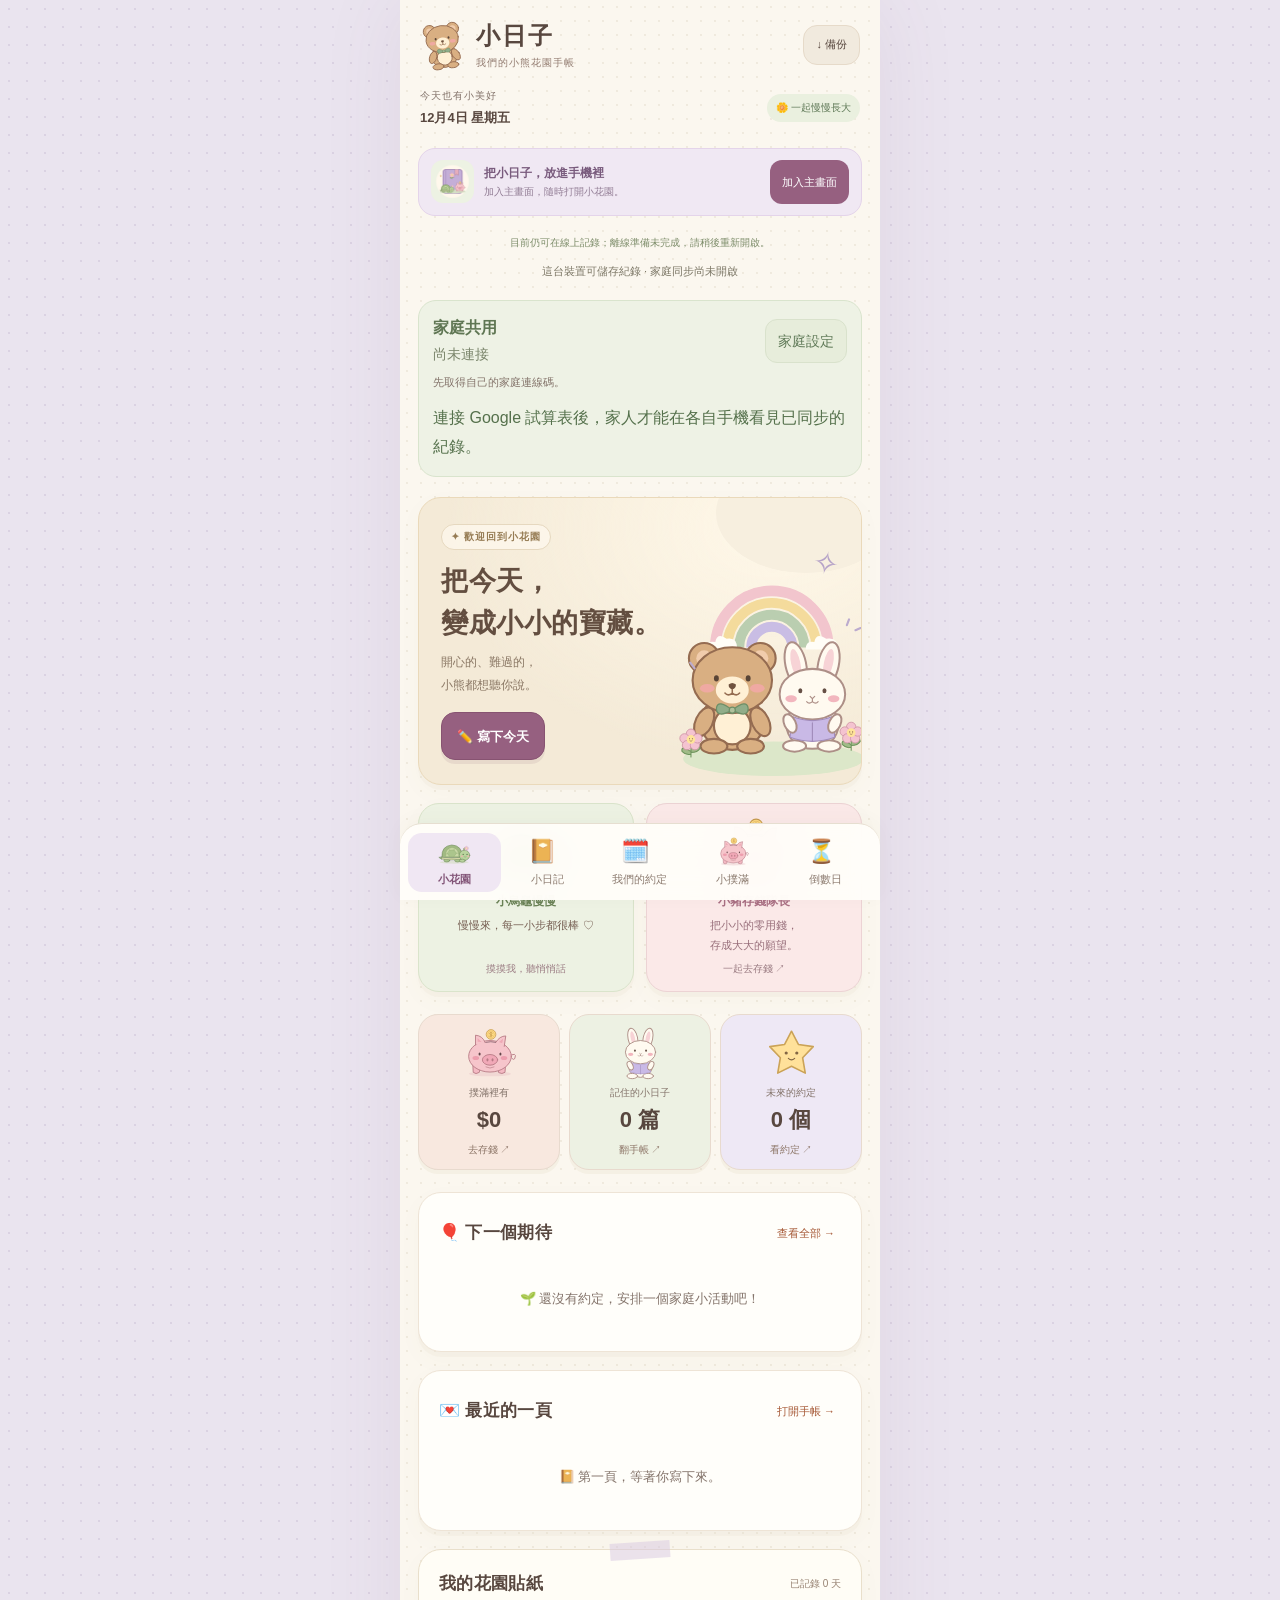
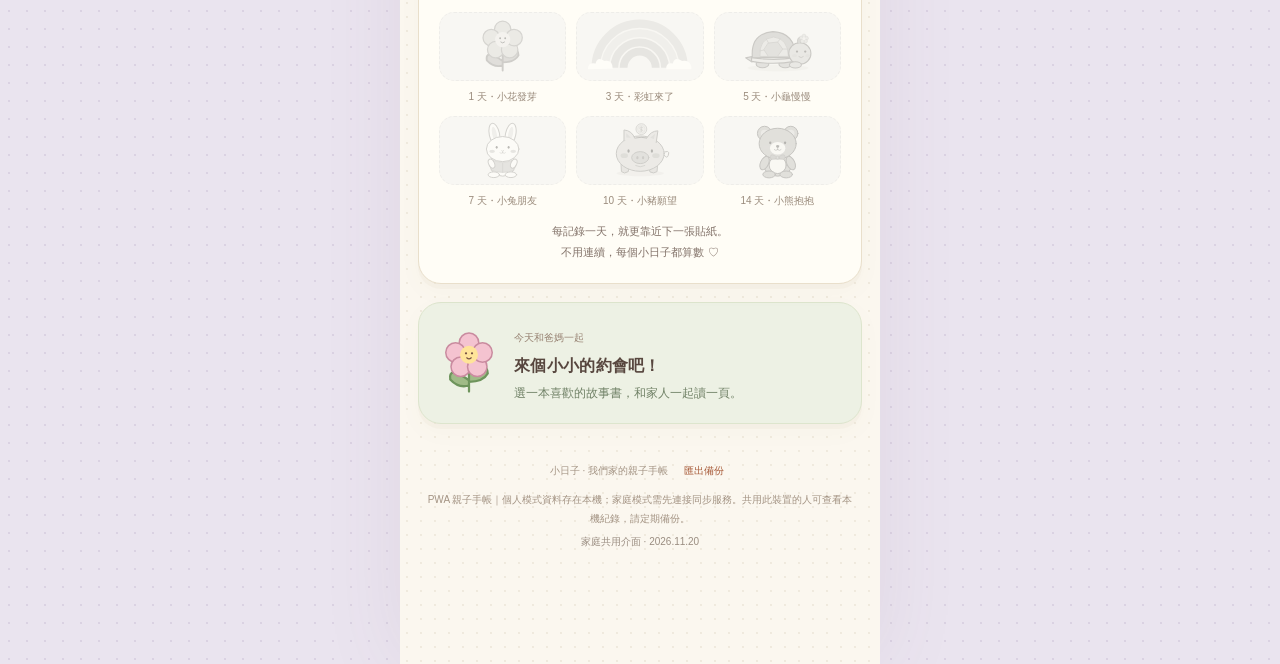
<file: index.html>
<!doctype html>
<html lang="zh-Hant">
<head>
<meta charset="utf-8"><meta name="viewport" content="width=device-width,initial-scale=1,viewport-fit=cover"><meta name="theme-color" content="#fbf7ef"><meta name="apple-mobile-web-app-capable" content="yes"><meta name="apple-mobile-web-app-title" content="小日子">
<title>小日子・小熊花園親子手帳</title>
<link rel="stylesheet" href="./family.css">
<link rel="manifest" href="./manifest.webmanifest">
<link rel="icon" type="image/svg+xml" href="./app-icon.svg">
<link rel="icon" type="image/png" sizes="192x192" href="./icon-192.png">
<link rel="apple-touch-icon" sizes="180x180" href="./apple-touch-icon.png">
<meta name="apple-mobile-web-app-status-bar-style" content="default">
<meta name="application-name" content="小日子">
<meta name="description" content="和小烏龜、小豬一起記錄日記、家庭約定與零用錢的親子手帳。">
<style>
:root{--ink:#443b34;--muted:#82766b;--orange:#dc754e;--cream:#faf7f0;--line:#e9e1d5;--green:#526c52;--shadow:0 8px 30px #56432c08}*{box-sizing:border-box}body{margin:0;background:var(--cream);color:var(--ink);font-family:"Microsoft JhengHei","PingFang TC",sans-serif;line-height:1.65}button,input,textarea,select{font:inherit}button{cursor:pointer}button:focus-visible,a:focus-visible{outline:3px solid #956749;outline-offset:3px}button{border:0;border-radius:12px;padding:10px 18px;background:#eee7dc;color:var(--ink)}button:hover{filter:brightness(.96)}.primary{background:var(--orange);color:white}.secondary{background:#eef2e8;color:var(--green)}.danger{color:#a0473f;background:#fbefea}.small{font-size:13px;padding:6px 11px}.shell{display:grid;grid-template-columns:235px 1fr;min-height:100vh}.sidebar{padding:36px 22px;border-right:1px solid var(--line);background:#fffdf8;display:flex;flex-direction:column;gap:28px}.brand{font-size:28px;font-weight:800;letter-spacing:4px}.brand span{font-size:13px;display:block;font-weight:400;letter-spacing:2px;color:var(--muted)}nav{display:grid;gap:9px}nav button{text-align:left;background:transparent;padding:13px 16px}nav button.active{background:#f9e5d7;color:#a75534;font-weight:700}.nav-icon{display:inline-block;width:32px}.sidebar-note{margin-top:auto;font-size:12px;color:var(--muted);background:#f5f2e9;padding:16px;border-radius:16px}.main{padding:32px 5%;max-width:1450px;width:100%;margin:auto}.topbar{display:flex;justify-content:space-between;align-items:center;gap:16px;margin-bottom:32px}.eyebrow{color:var(--muted);font-size:12px;letter-spacing:2px}.topbar strong{display:block;font-size:16px}.badge{font-size:12px;background:#eaf0e3;color:var(--green);padding:7px 12px;border-radius:30px}h1{font-size:30px;line-height:1.4;margin:8px 0 10px}h2{font-size:19px;margin:0 0 15px}h3{margin:0;font-size:17px}p{margin:8px 0}small,.muted{color:var(--muted)}.page-head{margin-bottom:26px}.grid{display:grid;grid-template-columns:1.1fr 1fr;gap:22px}.card{background:#fffefa;border:1px solid var(--line);border-radius:22px;padding:25px;box-shadow:var(--shadow);margin-bottom:20px}.hero{background:#f4e4ce;display:flex;align-items:center;justify-content:space-between;gap:20px;padding:32px;border:0}.hero p{color:#80664f}.hero-art{font-size:88px;transform:rotate(-8deg);line-height:1.2}.row{display:flex;gap:12px;align-items:center;flex-wrap:wrap}.between{justify-content:space-between}.stats{display:grid;grid-template-columns:repeat(3,1fr);gap:15px;margin-bottom:24px}.stat{padding:20px;background:#fffefa;border:1px solid var(--line);border-radius:18px}.stat strong{display:block;font-size:26px}.stat small{font-size:12px}.mint{background:#eef2e7}.peach{background:#fcece2}.lavender{background:#efecf5}.empty{padding:22px 12px;text-align:center;color:var(--muted);font-size:14px}.field{display:block;margin:0 0 15px}.field>span{display:block;font-size:14px;font-weight:700;margin-bottom:6px}input,textarea,select{width:100%;padding:11px 12px;border:1px solid #dbd2c5;border-radius:10px;background:#fff;color:var(--ink);min-width:0}textarea{resize:vertical;min-height:110px}.two{display:grid;grid-template-columns:1fr 1fr;gap:14px}.moods{display:flex;gap:9px;margin-bottom:18px;flex-wrap:wrap}.moods label{position:relative;cursor:pointer}.moods input{position:absolute;opacity:0;width:1px}.moods span{display:block;border:2px solid transparent;background:#f4f0e9;border-radius:13px;padding:8px 12px;font-size:24px}.moods input:checked+span{border-color:var(--orange);background:#fff0e6}.moods input:focus-visible+span{outline:3px solid #956749}.entry{border-top:1px solid var(--line);padding:19px 0}.entry:first-child{border:0}.entry p{white-space:pre-wrap;overflow-wrap:anywhere}.reply{background:#f2f3e9;border-radius:12px;padding:12px 15px;margin:12px 0}.reply p{margin:4px 0}.balance{font-size:48px;line-height:1.25;font-weight:800;letter-spacing:-1px;margin:14px 0}.pig{font-size:90px;line-height:1.4}.money-head{background:#fae7e2;text-align:center}.progress{height:13px;border-radius:20px;background:#e7dfd4;overflow:hidden;margin:14px 0}.progress>div{height:100%;background:#92a67c;border-radius:20px}.transaction{display:flex;align-items:center;gap:12px;border-bottom:1px solid var(--line);padding:14px 0}.transaction .desc{flex:1;min-width:0;overflow-wrap:anywhere}.transaction strong{white-space:nowrap}.positive{color:#4b7453}.negative{color:#b45e43}.calendar{display:grid;grid-template-columns:repeat(7,1fr);gap:4px}.weekday{text-align:center;color:var(--muted);font-size:12px;padding:8px 0}.day{border:1px solid var(--line);background:#fffefa;border-radius:9px;min-height:68px;padding:5px;overflow:hidden}.day.today{border-color:var(--orange);background:#fff2e8}.day time{font-size:13px}.day .dot{display:block;background:#eaf0e2;color:var(--green);font-size:10px;white-space:nowrap;overflow:hidden;text-overflow:ellipsis;border-radius:4px;padding:1px 3px;margin-top:3px}.count-card{display:flex;align-items:center;gap:20px}.count-number{min-width:82px;text-align:center;font-size:37px;line-height:1.1;color:var(--orange);font-weight:800}.count-number small{font-size:12px;font-weight:400;display:block;margin-top:7px}.count-body{flex:1;overflow-wrap:anywhere}.hint{font-size:12px;color:var(--muted)}footer{font-size:12px;color:var(--muted);text-align:center;padding:20px}.toast{position:fixed;bottom:25px;left:50%;transform:translateX(-50%);background:#443b34;color:white;border-radius:14px;padding:12px 22px;max-width:90vw;z-index:5;box-shadow:0 6px 25px #0002}.hidden,[hidden]{display:none!important}.section-link{color:#a75a38;background:transparent;padding:0;font-size:13px}.checkbox{display:flex;align-items:center;gap:9px;font-size:14px;margin:10px 0 18px}.checkbox input{width:auto}.goal-icon{font-size:36px}dialog{border:1px solid var(--line);border-radius:20px;padding:26px;max-width:430px;width:90%;background:#fffefa;color:var(--ink)}dialog::backdrop{background:#443b3460}.note-box{padding:14px;background:#f7f1e7;border-radius:12px;font-size:13px;margin-bottom:16px}.mobile-brand{display:none}
@media(min-width:1100px){.calendar-layout{grid-template-columns:1.5fr 1fr}}
@media(max-width:850px){.shell{grid-template-columns:1fr}.sidebar{padding:15px 20px;gap:12px;border-right:0;border-bottom:1px solid var(--line)}.brand{font-size:23px}.brand span{display:none}nav{display:flex;overflow:auto;gap:5px}nav button{white-space:nowrap;font-size:13px;padding:9px}.nav-icon{width:25px}.sidebar-note{display:none}.main{padding:22px}.topbar{margin-bottom:22px}.grid{grid-template-columns:1fr}.hero-art{font-size:65px}.hero{padding:24px}.stats{gap:8px}.stat{padding:15px}.stat strong{font-size:22px}h1{font-size:26px}}
@media(max-width:480px){.main{padding:18px 14px}.card{padding:20px}.topbar{align-items:flex-start}.badge{font-size:10px}.two{grid-template-columns:1fr}.day{min-height:57px;padding:3px}.hero-art{font-size:48px}.hero{gap:5px}.hero h1{font-size:23px}.stats{grid-template-columns:1fr 1fr 1fr}.stat{padding:12px 9px}.stat strong{font-size:20px}.stat small{font-size:11px}.count-card{gap:10px}.count-number{min-width:65px}}

/* 手機優先的小熊花園：所有插畫內嵌於單一檔案，離線也能開啟。 */
:root{--ink:#58473f;--muted:#84746b;--orange:#9b6082;--cream:#fbf7ef;--line:#ede4d8;--green:#5f7957;--shadow:0 5px 0 #e9e1d446,0 8px 24px #8b704908}
body{background:#eae4ef;background-image:radial-gradient(#bcaecb55 1px,transparent 1px);background-size:18px 18px;font-family:"Microsoft JhengHei","PingFang TC",sans-serif;-webkit-tap-highlight-color:transparent}button,input,textarea,select{touch-action:manipulation}button{transition:transform .16s,background .16s,box-shadow .16s;min-height:44px}button:active{transform:translateY(2px) scale(.98)}button:hover{filter:none}.art-library{position:absolute;width:0;height:0;overflow:hidden}.shell{display:block;max-width:480px;margin:0 auto;background:var(--cream);background-image:radial-gradient(#d1c6af44 .8px,transparent .8px);background-size:14px 14px;box-shadow:0 0 80px #6f526b14;min-height:100dvh;position:relative}.sidebar{padding:20px 20px 0;border:0;display:block;background:transparent}.brand{display:flex;align-items:center;gap:10px;font-size:24px;line-height:1.25;letter-spacing:2px}.brand>svg{width:46px;height:50px;transform:rotate(-8deg)}.brand span{display:block;font-size:10px;letter-spacing:1px;margin-top:6px;color:#927b70}.backup-button{margin-left:auto;font-size:11px;font-weight:400;letter-spacing:0;background:#f1eade;min-height:40px;padding:6px 12px;border:1px solid #e6dac9;border-radius:14px}.sidebar-note{display:none}nav{position:fixed;z-index:10;bottom:0;left:50%;transform:translateX(-50%);width:min(100%,480px);display:grid;grid-template-columns:repeat(5,minmax(0,1fr));gap:0;padding:9px 8px calc(8px + env(safe-area-inset-bottom,0px));background:#fffdf9f5;backdrop-filter:blur(14px);border-top:1px solid #e6ded0;border-radius:22px 22px 0 0;box-shadow:0 -4px 20px #5e494009}nav button{display:flex;flex-direction:column;align-items:center;justify-content:center;gap:4px;padding:4px 0;background:transparent;font-size:11px;border-radius:14px;min-height:56px;white-space:nowrap;color:#8d7c70}nav button.active{background:#f0e7f3;color:#825477;font-weight:700}.nav-icon{width:38px;height:29px;font-size:23px;line-height:29px;display:block}.main{padding:18px 18px calc(95px + env(safe-area-inset-bottom,0px));max-width:100%;margin:0}.topbar{margin:0 2px 20px;gap:8px}.topbar .eyebrow{font-size:10px;letter-spacing:1px}.topbar strong{font-size:13px;margin-top:2px}.badge{font-size:10px;padding:6px 9px;background:#eaf0df}.eyebrow{font-size:11px;letter-spacing:1px}h1{font-size:27px;letter-spacing:.5px}h2{font-size:17px;letter-spacing:.3px;margin-bottom:12px}h3{font-size:16px}p{font-size:14px}.card{padding:20px;border:1px solid #eee4d6;border-radius:23px;margin-bottom:18px}.hero{position:relative;display:block;overflow:hidden;background:#f4ead7;background-image:radial-gradient(ellipse at 80% 10%,#fff8e9 0,transparent 65%);min-height:285px;border:1px solid #ead9ba;padding:24px 22px;isolation:isolate}.hero:after{content:"";position:absolute;width:180px;height:120px;border-radius:50%;background:#f7efdf;right:-35px;top:-45px;z-index:-1}.hero-copy{position:relative;z-index:2;pointer-events:none}.hero-copy button{pointer-events:auto}.hero-tag{display:inline-block;font-size:10px;font-weight:700;color:#967c54;letter-spacing:1px;background:#fffaf0b0;border:1px solid #e6d8bf;padding:4px 9px;border-radius:20px}.hero h1{font-size:27px;line-height:1.55;margin:11px 0 6px;max-width:100%;color:#634e40}.hero p{font-size:12px;line-height:1.9;max-width:165px;color:#8a7764;margin:0 0 16px}.hero .primary{font-size:13px;padding:11px 15px}.primary{background:#966080;border:1px solid #875371;box-shadow:0 4px 0 #7545621a;font-weight:700;border-radius:14px;min-height:48px}.hero-art{position:absolute;right:-6px;bottom:7px;width:194px;height:198px;transform:none;pointer-events:none}.hero-spark{position:absolute;right:22px;top:40px;color:#b6a3c8;font-size:31px;transform:rotate(12deg)}.buddy{display:flex;width:100%;text-align:left;align-items:center;gap:11px;border:1px solid #e8dfd2;background:#fffdf7;padding:12px 14px;margin-bottom:22px;border-radius:18px;box-shadow:var(--shadow)}.buddy>svg{width:41px;height:47px;flex-shrink:0}.buddy>span:nth-child(2){flex:1}.buddy small{display:block;color:#a08471;font-size:10px;margin-bottom:3px}.buddy #buddy-message{display:block;font-size:12px;color:#786155;line-height:1.7}.buddy-heart{font-size:26px;color:#bc8aa1}.buddy.bounce svg{animation:wiggle .5s ease}.stats{gap:9px;margin-bottom:22px;grid-template-columns:repeat(3,minmax(0,1fr))}.stat{padding:12px 7px 10px;text-align:center;border-radius:20px;min-width:0;position:relative;box-shadow:0 4px 0 #dccfba33;border:1px solid #e8dace;overflow:hidden}.stat>svg{display:block;width:61px;height:53px;margin:0 auto 5px}.stat small{display:block;font-size:10px}.stat strong{font-size:22px;margin-top:2px;overflow-wrap:anywhere;line-height:1.5}.stat-link{display:block;font-size:10px;color:#8e7769;margin-top:6px}.peach{background:#f8e8df}.mint{background:#edf1e3}.lavender{background:#eee8f5}.grid,.calendar-layout{display:grid;grid-template-columns:minmax(0,1fr);gap:0}.grid>div{min-width:0}.section-link{font-size:11px;min-height:40px;padding:6px;display:inline-flex;align-items:center}.row.between{gap:6px}.row.between h2{margin-bottom:0}.row.between+div{margin-top:14px}.count-card{gap:14px}.count-number{min-width:70px;font-size:37px;background:#f7f0e5;padding:12px 7px;border:1px dashed #d9cbb9;border-radius:16px;color:#9b6082;line-height:1.1}.count-number small{font-size:10px}.count-body small{font-size:11px}.count-body p{font-size:12px;margin:4px 0;white-space:pre-wrap}.empty{padding:20px 5px;font-size:13px;line-height:1.9}.page-head{margin:4px 3px 23px}.page-head h1{margin:5px 0}.page-head p{font-size:13px;margin-top:5px}.tiny-label{font-size:10px;color:#978272}.garden-card{background:#fffdf6;border:1px solid #e9dfcb;position:relative}.garden-card:before{content:"";position:absolute;width:60px;height:17px;background:#d7c7e180;top:-8px;left:calc(50% - 30px);transform:rotate(-4deg)}.garden-stickers{display:grid;grid-template-columns:repeat(4,minmax(0,1fr));gap:10px;margin:20px 0 12px}.garden-sticker{text-align:center;font-size:10px;color:#9b8c7d}.garden-sticker svg{display:block;width:100%;height:69px;padding:5px;border-radius:15px;background:#f6eedf;border:1px dashed #e3d5bd;filter:grayscale(1);opacity:.4}.garden-sticker.earned svg{filter:none;opacity:1;background:#fff4db;border:1px solid #e8d4ad;transform:rotate(-5deg);box-shadow:2px 4px 0 #e7dac4}.garden-sticker:nth-child(even).earned svg{transform:rotate(5deg)}.garden-sticker span{display:block;margin-top:8px}.garden-card .hint{font-size:11px;text-align:center;line-height:1.9;margin-bottom:0}.family-task{display:flex;align-items:center;gap:15px;background:#edf1e4;border-color:#dde5cd}.family-task>svg{width:60px;height:78px;flex-shrink:0}.family-task h2{margin:4px 0;font-size:16px}.family-task p{font-size:12px;margin:0;color:#708166}.field{margin-bottom:17px}.field>span{font-size:13px}input,textarea,select{font-size:16px;min-height:48px;border-radius:13px;border:1px solid #e0d5c6;background:#fffdf9;padding:12px;line-height:1.5}input:focus,textarea:focus,select:focus{outline:2px solid #bea6cc;outline-offset:2px}textarea{min-height:145px}.two{grid-template-columns:1fr;gap:0}.moods{display:grid;grid-template-columns:repeat(5,minmax(0,1fr));gap:7px;margin:12px 0 22px}.moods span{padding:9px 0 6px;text-align:center;font-size:27px;background:#f7f0e6;border-radius:15px;border:2px solid transparent;line-height:1.4}.moods em{font-style:normal;font-size:10px;display:block;color:#8b7567;margin-top:3px}.moods input:checked+span{border-color:#b397bf;background:#f0e6f4;box-shadow:0 3px 0 #bfa4ce2e}.mood-title{font-size:13px;font-weight:700}.writing-prompts{margin-bottom:18px}.writing-prompts>span{font-size:11px;color:#95806f;display:block;margin-bottom:8px}.writing-prompts .row{gap:5px}.writing-prompts button{padding:8px 10px;font-size:11px;border-radius:12px;background:#f3eddf;min-height:40px;flex:1;white-space:nowrap}.sticker-picker{display:grid;grid-template-columns:repeat(6,minmax(0,1fr));gap:5px;margin:-4px 0 20px}.sticker-picker button{font-size:24px;padding:7px 0;border:2px solid transparent;background:#f6f0e5;border-radius:13px}.sticker-picker button.selected{border-color:#c2a0b5;background:#faeaf1;transform:rotate(-6deg)}.sr-only{position:absolute!important;width:1px!important;height:1px!important;margin:-1px!important;padding:0!important;overflow:hidden!important;clip:rect(0,0,0,0)!important;white-space:nowrap!important;border:0!important;min-height:0!important}.full{width:100%}.note-box{font-size:12px;padding:13px 14px;border-radius:14px;background:#f5efdf}.entry{padding:20px 0}.entry>p{font-size:15px;line-height:1.95;background:repeating-linear-gradient(transparent,transparent 28px,#eadfc366 29px);padding:6px 0;min-height:40px}.reply{background:#edf1e4;border:1px solid #e0e7d4;border-radius:16px 16px 16px 4px}.reply p{font-size:13px;line-height:1.8}.reply small{font-size:10px}.secondary{background:#e7eddb;border:1px solid #d9e2cc;border-radius:12px}.small{font-size:12px;min-height:40px}.entry form textarea{font-size:16px;background:#fffef9}.calendar{gap:4px;grid-template-columns:repeat(7,minmax(0,1fr))}.day{min-height:58px;border-radius:11px;padding:4px;position:relative;background:#fffdf8;border-color:#efe5d6;min-width:0}.day.today{background:#eee5f4;border:1.5px solid #b69ac6}.day.today time{color:#8b5b9c;font-weight:800}.day time{font-size:12px}.day .dot{width:7px;height:7px;padding:0;border-radius:50%;display:inline-block;font-size:0;margin:3px 1px 0;background:#a7ba86}.day .dot.exam{background:#c3acd9}.day .dot.birthday{background:#e6b084}.weekday{font-size:11px}.money-head{background:#fae9e9;border:1px solid #efd4d7;position:relative;overflow:hidden}.money-head:before,.money-head:after{content:"✧";position:absolute;color:#d8a4af;font-size:30px;top:60px;left:25px}.money-head:after{left:auto;right:25px;top:110px;font-size:21px}.pig{line-height:1;font-size:14px}.pig svg{width:210px;height:175px;display:block;margin:auto}.pig-name{display:inline-block;background:#fff9f3;border:1px solid #eac9ce;color:#aa7983;border-radius:20px;padding:5px 12px;font-size:10px;transform:rotate(-4deg);margin:-5px 0 5px}.money-head>p{color:#997983;font-size:12px}.balance{font-size:43px;color:#a16b82;margin:4px 0 12px}.pig-cheer{font-size:12px;color:#986d7a;margin:0 0 16px}.money-head .row{gap:8px}.money-head .row>span{background:#fff8f3;padding:5px 9px;border-radius:20px;font-size:10px;color:#9a7b77}.money-head .hint{font-size:10px;max-width:250px;margin:12px auto 0;color:#aa8f8a}.money-actions{display:grid;grid-template-columns:1fr 1fr;gap:12px;margin:16px 0 20px}.money-actions button{display:flex;flex-direction:column;align-items:center;gap:5px;padding:12px;font-size:29px;background:#f6f1e6;border:2px solid transparent;border-radius:17px}.money-actions button span{font-size:13px;font-weight:700;color:#8a7665}.money-actions button.chosen{background:#eef0e2;border-color:#aaba8f}.money-actions button[data-money="out"].chosen{background:#f8e9e5;border-color:#d1a08d}.progress{height:16px;border:2px solid #f7f3e9;background:#eae3d3;box-shadow:0 0 0 1px #e6dece;margin:17px 0}.progress>div{background:repeating-linear-gradient(110deg,#a8bc93,#a8bc93 9px,#b7c99f 9px,#b7c99f 18px);transition:width .4s}.transaction{gap:8px}.transaction .desc strong{font-size:12px;white-space:normal}.transaction .desc small{font-size:10px}.transaction>strong{font-size:13px}.transaction button{font-size:10px;padding:5px 8px;min-height:40px}.hint{font-size:11px}.checkbox{font-size:12px;min-height:44px}.checkbox input{width:20px;height:20px;min-height:0;accent-color:#98749f}#event-form .primary,#money-form .primary,#goal-form button{width:100%}#event-form textarea{min-height:90px}#page-countdown>.primary{width:100%}#page-countdown .card{background:#f0ecf5}#page-countdown .card.mint{background:#edf1e3}footer{font-size:10px;line-height:1.9;padding:8px 8px 18px;color:#a39383}footer .section-link{font-size:10px}.toast{bottom:calc(92px + env(safe-area-inset-bottom,0px));font-size:13px;background:#796078;color:#fff;border:1px solid #fff6;border-radius:17px;max-width:calc(100vw - 32px);width:max-content;box-shadow:0 8px 30px #79607826;z-index:30;text-align:center;padding:12px 18px}.celebration{position:fixed;inset:0;pointer-events:none;z-index:25;overflow:hidden;max-width:480px;margin:auto}.celebration span{position:absolute;top:30%;font-size:24px;animation:petal-fall 1.7s ease-out both;left:var(--x);animation-delay:var(--delay)}dialog{padding:25px;border-radius:24px;border:2px solid #e9d8e6}dialog h2{font-size:18px}dialog p{font-size:14px}dialog .row{flex-wrap:nowrap}dialog button{flex:1}dialog::backdrop{background:#65565e66;backdrop-filter:blur(3px)}.coin{transform-origin:126px 25px;animation:coin-float 3.5s ease-in-out infinite}
@keyframes coin-float{50%{transform:translateY(-5px) rotate(5deg)}}@keyframes wiggle{25%{transform:rotate(-12deg)}75%{transform:rotate(12deg)}}@keyframes petal-fall{0%{opacity:0;transform:translateY(-40px) rotate(0) scale(.6)}20%{opacity:1}100%{opacity:0;transform:translateY(330px) rotate(130deg) scale(1.1)}}
@media(max-width:360px){.main{padding-left:13px;padding-right:13px}.sidebar{padding-left:15px;padding-right:15px}.hero{padding:22px 18px;min-height:280px}.hero h1{font-size:25px}.hero-art{width:163px;height:175px;right:-14px;bottom:13px}.hero p{font-size:11px;max-width:145px}.hero .primary{padding:10px 12px}.stat strong{font-size:19px}.moods{gap:5px}.writing-prompts button{font-size:10px;padding:8px 5px}.card{padding:18px}.day{padding:3px;min-height:52px}.brand{font-size:22px}.brand>svg{width:40px}.garden-stickers{gap:6px}.garden-sticker span{font-size:9px}nav button{font-size:10px}}
@media(prefers-reduced-motion:reduce){*,*:before,*:after{animation:none!important;transition:none!important;scroll-behavior:auto!important}.celebration{display:none}}

#page-pig .grid>div{display:contents}#page-pig .money-head{order:0}#page-pig #money-form{order:1}#page-pig .goal-card{order:2}#page-pig .transaction-card{order:3}.money-actions svg{width:36px;height:36px}button:focus-visible{outline-color:#9b77b0}
.nav-icon svg{display:block;width:36px;height:30px;margin:auto}.animal-friends{display:grid;grid-template-columns:repeat(2,minmax(0,1fr));gap:12px;margin:0 0 22px}.animal-friends .buddy{display:flex;flex-direction:column;gap:5px;margin:0;padding:13px 10px;text-align:center;min-width:0;border-radius:21px}.animal-friends .buddy>svg{width:88px;height:70px;flex-shrink:0}.animal-friends .buddy>span:nth-child(2){width:100%;flex:auto}.animal-friends .buddy small{font-size:12px;font-weight:700;margin-bottom:4px}.animal-friends .buddy #buddy-message,.animal-friends .friend-message{display:block;font-size:11px;line-height:1.8;min-height:40px}.turtle-buddy{background:#edf2e3;border-color:#dae4cb}.turtle-buddy small{color:#6a8256}.pig-buddy{background:#fbe9e8;border-color:#ecd3d4}.pig-buddy small{color:#a96f83}.pig-buddy .friend-message{color:#986f7b}.friend-arrow{font-size:10px;color:#9b7c83}.animal-friends .buddy:focus-visible{outline-offset:2px}@media(max-width:360px){.animal-friends{gap:9px}.animal-friends .buddy{padding:12px 8px}.animal-friends .buddy>svg{width:78px;height:65px}.animal-friends .buddy #buddy-message,.animal-friends .friend-message{font-size:10px}}
.garden-stickers{grid-template-columns:repeat(3,minmax(0,1fr))}
.pwa-bar{display:flex;align-items:center;gap:10px;background:#f0e8f3;border:1px solid #e4d4ea;border-radius:17px;padding:11px 12px;margin-bottom:18px}.pwa-bar img{width:43px;height:43px;border-radius:12px;flex-shrink:0}.pwa-bar div{flex:1;min-width:0}.pwa-bar strong{display:block;font-size:12px;color:#795b7d}.pwa-bar small{display:block;font-size:10px;color:#927d95;line-height:1.7}.pwa-bar button{font-size:11px;padding:8px 12px;min-height:44px;background:#966080;color:#fff;border-radius:12px;white-space:nowrap}.pwa-status{font-size:10px;color:#7c8c69;line-height:1.8;text-align:center;margin:0 0 15px;padding:0 6px}.pwa-help p{font-size:13px}.pwa-help .primary{width:100%;margin-top:12px}
.form-feedback{font-size:13px;line-height:1.85;padding:13px 14px;margin:14px 0 0;border-radius:13px;background:#f0e9f4;color:#795b7d;overflow-wrap:anywhere;scroll-margin:25vh}.form-feedback[data-kind="success"]{background:#e9f1df;color:#4f7045;border:1px solid #cfdfbd}.form-feedback[data-kind="error"]{background:#fff0e9;color:#9a4f3f;border:1px solid #eac7b9}.storage-status{font-size:11px;color:#7c7766;text-align:center;line-height:1.9;padding:0 8px;margin:-6px 0 18px}.storage-status[data-kind="error"]{padding:12px;background:#fff0e9;color:#9a4f3f;border-radius:13px;text-align:left}.release-note{display:block;font-size:10px;color:#9a8d81;margin-top:4px}
</style>
</head>
<body>
<svg xmlns="http://www.w3.org/2000/svg" class="art-library" aria-hidden="true"><defs>
<symbol id="turtle" viewBox="0 0 240 180"><ellipse cx="121" cy="158" rx="96" ry="10" fill="#cddcba" opacity=".5"/><g stroke="#6c875a" stroke-width="3.5" stroke-linecap="round" stroke-linejoin="round"><path d="M43 121L19 126 39 139" fill="#a9c58d"/><ellipse cx="72" cy="145" rx="20" ry="12" fill="#a9c58d"/><ellipse cx="144" cy="145" rx="20" ry="12" fill="#a9c58d"/><path d="M40 124Q34 50 105 43Q176 46 177 126Z" fill="#a1ba83"/><path d="M64 120Q60 65 107 60Q152 64 154 120Z" fill="#c8d8a6" stroke="#8ba76e" stroke-width="2.5"/><path d="M91 79L120 76 136 98 119 122 91 122 77 101Z" fill="#abc58c" stroke="#8ba76e" stroke-width="2.5"/><path d="M91 79L84 66M120 76L128 66M136 98L153 98M77 101L64 104" fill="none" stroke="#8ba76e" stroke-width="2.5"/><path d="M37 125Q108 136 176 125L174 137Q105 149 38 137Z" fill="#dfdfaf"/><ellipse cx="190" cy="112" rx="35" ry="34" fill="#b9d49d"/><ellipse cx="176" cy="148" rx="19" ry="10" fill="#b9d49d"/><circle cx="181" cy="106" r="3.6" fill="#4d6241" stroke="none"/><circle cx="207" cy="106" r="3.6" fill="#4d6241" stroke="none"/><ellipse cx="173" cy="119" rx="8" ry="5" fill="#edb5ad" stroke="none"/><ellipse cx="215" cy="119" rx="8" ry="5" fill="#edb5ad" stroke="none"/><path d="M187 122Q194 129 201 122" fill="none" stroke-width="2.3"/><path d="M183 79Q180 64 190 60Q198 70 192 79" fill="#98b779" stroke-width="2"/></g><g fill="#f0c7d5" stroke="#c79cab" stroke-width="1.5"><circle cx="195" cy="63" r="6"/><circle cx="203" cy="57" r="6"/><circle cx="211" cy="64" r="6"/><circle cx="208" cy="73" r="6"/><circle cx="198" cy="73" r="6"/></g><circle cx="203" cy="65" r="5" fill="#ffe2a3"/></symbol>
<symbol id="flower" viewBox="0 0 80 90"><path d="M40 83V43M40 68Q12 48 15 67Q26 79 40 75M40 60Q64 40 65 59Q59 70 40 70" fill="#a0bb87" stroke="#6e945c" stroke-width="3" stroke-linecap="round"/><g fill="#f4c3d0" stroke="#c98b9f" stroke-width="2"><circle cx="40" cy="18" r="13"/><circle cx="22" cy="31" r="13"/><circle cx="29" cy="50" r="13"/><circle cx="51" cy="50" r="13"/><circle cx="58" cy="31" r="13"/></g><circle cx="40" cy="34" r="12" fill="#ffe499"/><circle cx="36" cy="32" r="1.5" fill="#775345"/><circle cx="44" cy="32" r="1.5" fill="#775345"/><path d="M37 38Q40 41 43 38" fill="none" stroke="#775345" stroke-width="1.5" stroke-linecap="round"/></symbol>
<symbol id="bear" viewBox="0 0 180 200"><g stroke="#956c51" stroke-width="3.5" stroke-linecap="round" stroke-linejoin="round"><ellipse cx="90" cy="145" rx="52" ry="45" fill="#d9af82"/><ellipse cx="90" cy="151" rx="30" ry="30" fill="#fff0d5"/><ellipse cx="44" cy="144" rx="14" ry="25" fill="#d9af82" transform="rotate(25 44 144)"/><ellipse cx="136" cy="144" rx="14" ry="25" fill="#d9af82" transform="rotate(-25 136 144)"/><ellipse cx="60" cy="184" rx="22" ry="12" fill="#d9af82"/><ellipse cx="120" cy="184" rx="22" ry="12" fill="#d9af82"/><circle cx="44" cy="40" r="25" fill="#d9af82"/><circle cx="136" cy="40" r="25" fill="#d9af82"/><circle cx="44" cy="40" r="13" fill="#f1ccac" stroke="none"/><circle cx="136" cy="40" r="13" fill="#f1ccac" stroke="none"/><ellipse cx="90" cy="76" rx="65" ry="54" fill="#d9af82"/><ellipse cx="90" cy="92" rx="27" ry="22" fill="#fff0d5" stroke="none"/><path d="M84 83Q90 78 96 83Q96 90 90 91Q84 90 84 83" fill="#70523f" stroke="none"/><path d="M90 91V97M90 97Q83 103 78 97M90 97Q97 103 102 97" fill="none" stroke-width="2.5"/><ellipse cx="64" cy="73" rx="4" ry="5" fill="#594436" stroke="none"/><ellipse cx="116" cy="73" rx="4" ry="5" fill="#594436" stroke="none"/><ellipse cx="49" cy="89" rx="12" ry="7" fill="#efa9a2" stroke="none"/><ellipse cx="131" cy="89" rx="12" ry="7" fill="#efa9a2" stroke="none"/><path d="M90 125Q66 106 64 122Q64 139 90 125Q114 106 116 122Q116 139 90 125" fill="#91ad89" stroke="#6e8f67" stroke-width="2"/><circle cx="90" cy="125" r="5" fill="#b0c19c" stroke="#6e8f67" stroke-width="2"/></g></symbol>
<symbol id="bunny" viewBox="0 0 160 200"><g stroke="#ad8f87" stroke-width="3.5" stroke-linecap="round"><ellipse cx="80" cy="148" rx="45" ry="42" fill="#fffaf0"/><ellipse cx="49" cy="185" rx="20" ry="10" fill="#fffaf0"/><ellipse cx="109" cy="185" rx="20" ry="10" fill="#fffaf0"/><ellipse cx="51" cy="43" rx="18" ry="39" fill="#fffaf0" transform="rotate(-12 51 43)"/><ellipse cx="108" cy="43" rx="18" ry="39" fill="#fffaf0" transform="rotate(12 108 43)"/><ellipse cx="51" cy="41" rx="8" ry="25" fill="#f7d3d6" stroke="none" transform="rotate(-12 51 41)"/><ellipse cx="108" cy="41" rx="8" ry="25" fill="#f7d3d6" stroke="none" transform="rotate(12 108 41)"/><ellipse cx="80" cy="95" rx="57" ry="44" fill="#fffaf0"/><ellipse cx="59" cy="89" rx="3.5" ry="4.5" fill="#665046" stroke="none"/><ellipse cx="101" cy="89" rx="3.5" ry="4.5" fill="#665046" stroke="none"/><path d="M76 99L80 103 84 99M80 103V108M80 108Q74 113 70 108M80 108Q86 113 90 108" fill="none" stroke-width="2"/><ellipse cx="43" cy="103" rx="10" ry="6" fill="#f2b6be" stroke="none"/><ellipse cx="117" cy="103" rx="10" ry="6" fill="#f2b6be" stroke="none"/><path d="M45 134Q80 148 115 134L119 170Q80 184 41 170Z" fill="#c9b9e6" stroke="#a18bbb" stroke-width="2"/><path d="M80 145V177" stroke="#a18bbb" stroke-width="2"/><ellipse cx="41" cy="146" rx="10" ry="17" fill="#fffaf0" transform="rotate(-25 41 146)"/><ellipse cx="119" cy="146" rx="10" ry="17" fill="#fffaf0" transform="rotate(25 119 146)"/></g></symbol>
<symbol id="piggy" viewBox="0 0 240 200"><ellipse cx="122" cy="180" rx="83" ry="10" fill="#e7bfc4" opacity=".4"/><g stroke="#b77a85" stroke-width="3.5" stroke-linejoin="round" stroke-linecap="round"><path d="M190 113Q231 91 220 118Q215 130 206 116" fill="none"/><path d="M54 137L56 174Q66 184 80 174L85 146M151 148L156 175Q169 183 181 174L184 135" fill="#f4b9c3"/><ellipse cx="122" cy="111" rx="84" ry="62" fill="#f6c5cb"/><path d="M65 66L65 28Q93 30 103 57M145 56Q160 31 184 31L178 72" fill="#f6c5cb"/><path d="M73 54V39L89 55M157 55L174 41 170 60" fill="#efa9b5" stroke="none"/><path d="M106 56Q125 51 144 56" fill="none" stroke="#906b76"/><ellipse cx="81" cy="102" rx="4" ry="6" fill="#62464a" stroke="none"/><ellipse cx="163" cy="102" rx="4" ry="6" fill="#62464a" stroke="none"/><ellipse cx="66" cy="118" rx="13" ry="8" fill="#ed9eae" stroke="none"/><ellipse cx="177" cy="118" rx="13" ry="8" fill="#ed9eae" stroke="none"/><ellipse cx="122" cy="125" rx="30" ry="21" fill="#f1a8b7"/><ellipse cx="112" cy="125" rx="4" ry="6" fill="#b77a85" stroke="none"/><ellipse cx="132" cy="125" rx="4" ry="6" fill="#b77a85" stroke="none"/><path d="M106 153Q122 162 138 153" fill="none" stroke-width="2.5"/></g><g class="coin"><circle cx="126" cy="25" r="19" fill="#ffdc86" stroke="#c69a4f" stroke-width="3"/><circle cx="126" cy="25" r="13" fill="none" stroke="#e4b761" stroke-width="2"/><path d="M126 17V33M131 20Q119 14 121 24Q122 27 128 26Q136 32 121 32" fill="none" stroke="#b8893e" stroke-width="2" stroke-linecap="round"/></g></symbol>
<symbol id="rainbow" viewBox="0 0 200 110"><path d="M15 96A85 85 0 0 1 185 96" fill="none" stroke="#f2c5cd" stroke-width="16"/><path d="M33 96A67 67 0 0 1 167 96" fill="none" stroke="#f4db9c" stroke-width="15"/><path d="M51 96A49 49 0 0 1 149 96" fill="none" stroke="#baceb0" stroke-width="15"/><path d="M69 96A31 31 0 0 1 131 96" fill="none" stroke="#c9bde4" stroke-width="15"/><path d="M0 99Q0 85 15 88Q18 73 32 83Q48 80 48 98Z M151 99Q151 85 164 88Q167 73 182 83Q200 80 200 99Z" fill="#fffdf7"/></symbol>
<symbol id="star" viewBox="0 0 100 100"><path d="M50 8L63 33 91 37 71 58 76 87 50 74 24 87 29 58 9 37 37 33Z" fill="#ffe19a" stroke="#cba358" stroke-width="3" stroke-linejoin="round"/><circle cx="40" cy="49" r="3" fill="#826543"/><circle cx="60" cy="49" r="3" fill="#826543"/><path d="M44 59Q50 65 56 59" fill="none" stroke="#826543" stroke-width="2" stroke-linecap="round"/></symbol>
</defs></svg>
<div class="shell">
<aside class="sidebar"><div class="brand"><svg aria-hidden="true"><use href="#bear"/></svg><div>小日子<span>我們的小熊花園手帳</span></div><button id="header-export" class="backup-button" aria-label="匯出資料備份">↓ 備份</button></div><nav aria-label="主要功能">
<button data-page="home" class="active"><span class="nav-icon"><svg aria-hidden="true"><use href="#turtle"/></svg></span><span>小花園</span></button>
<button data-page="diary"><span class="nav-icon">📔</span><span>小日記</span></button>
<button data-page="calendar"><span class="nav-icon">🗓️</span><span>我們的約定</span></button>
<button data-page="pig"><span class="nav-icon"><svg aria-hidden="true"><use href="#piggy"/></svg></span><span>小撲滿</span></button>
<button data-page="countdown"><span class="nav-icon">⏳</span><span>倒數日</span></button>
</nav><div class="sidebar-note">一家人的小小天地<br>今天，也留一點時間給彼此。<br><br><button id="export" class="small">↓ 匯出資料備份</button><p>資料只儲存在目前瀏覽器；不會自動同步到其他裝置。日記與回覆由同一裝置操作。</p></div></aside>
<main class="main"><header class="topbar"><div><div class="eyebrow">今天也有小美好</div><strong id="today"></strong></div><span class="badge">🌼 一起慢慢長大</span></header>
<div id="pwa-bar" class="pwa-bar"><img src="./icon-192.png" alt="小烏龜和小豬的手帳圖示" width="43" height="43"><div><strong>把小日子，放進手機裡</strong><small>加入主畫面，隨時打開小花園。</small></div><button id="pwa-install" type="button">加入主畫面</button></div><p id="pwa-status" class="pwa-status" role="status" aria-live="polite">🌱 正在準備離線功能，第一次請保持連線。</p>
<p id="storage-status" class="storage-status" role="status" aria-live="polite">正在檢查這台裝置的儲存功能……</p>
<aside class="family-card" id="family-card" aria-label="家庭共用設定"><div class="row"><div><strong id="family-name">家庭共用</strong><br><span id="family-person" class="family-person">尚未連接</span></div><button id="family-open" type="button" class="secondary">家庭設定</button></div><div id="family-disconnected"><span class="hint">先取得自己的家庭連線碼。</span></div><p class="family-status" id="family-status" role="status" aria-live="polite">連接 Google 試算表後，家人才能在各自手機看見已同步的紀錄。</p><div id="family-connected" hidden><div class="family-actions"><button id="family-refresh" type="button" hidden>重新整理</button><button id="family-pending-export" type="button" hidden>下載待同步備份</button><button id="family-resolve" type="button" class="danger" hidden>處理同步問題</button></div></div></aside>
<section id="page-home">
<div class="card hero"><div class="hero-copy"><div class="hero-tag">✦ 歡迎回到小花園</div><h1 id="welcome-title">把今天，<br>變成小小的寶藏。</h1><p id="welcome-message">開心的、難過的，<br>小熊都想聽你說。</p><button class="primary" data-page="diary" id="welcome-button">✏️ 寫下今天</button></div><svg class="hero-art" viewBox="0 0 270 275" aria-hidden="true"><use href="#rainbow" x="45" y="2" width="185" height="110"/><ellipse cx="140" cy="250" rx="126" ry="24" fill="#dce7c9"/><use href="#bear" x="6" y="76" width="153" height="170"/><use href="#bunny" x="130" y="84" width="128" height="160"/><use href="#flower" x="5" y="202" width="40" height="53"/><use href="#flower" x="228" y="189" width="40" height="60"/><path d="M242 64L245 56M254 71L261 68M30 124L24 116" stroke="#bcabce" stroke-width="3" stroke-linecap="round"/></svg><span class="hero-spark" aria-hidden="true">✧</span></div>
<div class="animal-friends"><button id="buddy-button" class="buddy turtle-buddy" aria-label="摸摸小烏龜，聽一句悄悄話"><svg aria-hidden="true"><use href="#turtle"/></svg><span><small>小烏龜慢慢</small><span id="buddy-message" aria-live="polite">慢慢來，每一小步都很棒 ♡</span></span><span class="friend-arrow">摸摸我，聽悄悄話</span></button><button class="buddy pig-buddy" data-page="pig" aria-label="跟小豬一起打開撲滿"><svg aria-hidden="true"><use href="#piggy"/></svg><span><small>小豬存錢隊長</small><span class="friend-message">把小小的零用錢，<br>存成大大的願望。</span></span><span class="friend-arrow">一起去存錢 ↗</span></button></div>
<div class="stats"><button class="stat peach" data-page="pig"><svg aria-hidden="true"><use href="#piggy"/></svg><small>撲滿裡有</small><strong id="home-money">$0</strong><span class="stat-link">去存錢 ↗</span></button><button class="stat mint" data-page="diary"><svg aria-hidden="true"><use href="#bunny"/></svg><small>記住的小日子</small><strong id="home-diaries">0 篇</strong><span class="stat-link">翻手帳 ↗</span></button><button class="stat lavender" data-page="calendar"><svg aria-hidden="true"><use href="#star"/></svg><small>未來的約定</small><strong id="home-events">0 個</strong><span class="stat-link">看約定 ↗</span></button></div>
<div class="grid"><div class="card"><div class="row between"><h2>🎈 下一個期待</h2><button data-page="countdown" class="section-link">查看全部 →</button></div><div id="home-next"></div></div><div class="card"><div class="row between"><h2>💌 最近的一頁</h2><button data-page="diary" class="section-link">打開手帳 →</button></div><div id="home-diary"></div></div></div>
<div class="card garden-card"><div class="row between"><h2>我的花園貼紙</h2><span class="tiny-label" id="garden-total">慢慢收集小日子</span></div><div class="garden-stickers" id="garden-stickers"></div><p class="hint">每記錄一天，就更靠近下一張貼紙。<br>不用連續，每個小日子都算數 ♡</p></div><div class="card family-task"><svg aria-hidden="true"><use href="#flower"/></svg><div><span class="tiny-label">今天和爸媽一起</span><h2>來個小小的約會吧！</h2><p id="daily-task">一起分享今天最開心的一件事，再給彼此一個抱抱。</p></div></div>
</section>
<section id="page-diary" hidden><div class="page-head"><div class="eyebrow">把小故事，收進手帳</div><h1>我的小日記</h1><p class="muted">一句話也很好，這裡裝著你的每一天。</p></div><div class="grid"><div><form id="diary-form" class="card"><h2>✏️ 今天的手帳</h2><label class="field"><span>是哪一天呢？</span><input id="diary-date" type="date" required></label><p class="mood-title">今天的心情，像哪一個？</p><div class="moods" role="group" aria-label="今天的心情"><label><input type="radio" name="mood" value="😊" checked><span aria-label="開心">😊<em>開心</em></span></label><label><input type="radio" name="mood" value="🥰"><span aria-label="幸福">🥰<em>幸福</em></span></label><label><input type="radio" name="mood" value="😐"><span aria-label="平靜">😐<em>普通</em></span></label><label><input type="radio" name="mood" value="😢"><span aria-label="難過">😢<em>難過</em></span></label><label><input type="radio" name="mood" value="😠"><span aria-label="生氣">😠<em>生氣</em></span></label></div><div class="writing-prompts"><span>不知道寫什麼？點一個靈感 ↓</span><div class="row"><button type="button" data-prompt="今天最好玩的一件事是……">🌈 好玩的事</button><button type="button" data-prompt="今天我想謝謝……因為……">🌷 想謝謝誰</button><button type="button" data-prompt="我想跟爸爸媽媽說……">💌 悄悄話</button></div></div><label class="field"><span>今天發生了什麼事？</span><textarea id="diary-text" placeholder="今天我最開心的是……／我想跟爸爸媽媽說……" maxlength="3000" required></textarea></label><label class="field"><span>選一張小貼紙</span><select id="diary-sticker" class="sr-only" aria-label="日記貼紙"><option value="🌷">🌷 小花</option><option value="🌈">🌈 彩虹</option><option value="⭐">⭐ 星星</option><option value="🐱">🐱 小貓</option><option value="🎀">🎀 蝴蝶結</option><option value="🍀">🍀 幸運草</option></select></label><div class="sticker-picker" role="group" aria-label="選一張小貼紙"><button type="button" data-sticker="🌷" class="selected" aria-label="小花貼紙" aria-pressed="true">🌷</button><button type="button" data-sticker="🌈" aria-label="彩虹貼紙" aria-pressed="false">🌈</button><button type="button" data-sticker="⭐" aria-label="星星貼紙" aria-pressed="false">⭐</button><button type="button" data-sticker="🐱" aria-label="小貓貼紙" aria-pressed="false">🐱</button><button type="button" data-sticker="🎀" aria-label="蝴蝶結貼紙" aria-pressed="false">🎀</button><button type="button" data-sticker="🍀" aria-label="幸運草貼紙" aria-pressed="false">🍀</button></div><div class="note-box">👨‍👩‍👧 這篇日記會和爸爸媽媽一起分享。</div><button class="primary full" type="submit">收進我的手帳 🌷</button></form></div><div class="card"><h2>📖 我們的回憶</h2><div id="diary-list"></div></div></div></section>
<section id="page-calendar" hidden><div class="page-head"><div class="eyebrow">和你一起，就是好日子</div><h1>我們的約定</h1><p class="muted">把一起想做的事，放進日曆裡。</p></div><div class="grid calendar-layout"><div><div class="card"><div class="row between" style="margin-bottom:16px"><button id="prev-month" aria-label="上個月">‹</button><h2 id="month-label" style="margin:0"></h2><button id="next-month" aria-label="下個月">›</button></div><div id="calendar-grid" class="calendar"></div></div><div class="card"><h2>這個月的約定</h2><div id="event-list"></div></div></div><div><form id="event-form" class="card"><input type="hidden" id="event-edit-id"><h2>＋ 新增一個約定</h2><label class="field"><span>一起做什麼？</span><input id="event-title" maxlength="80" placeholder="例如：全家去動物園" required></label><label class="field"><span>日期</span><input id="event-date" type="date" required></label><label class="field"><span>約定類型</span><select id="event-type"><option value="outing">🌳 出遊與活動</option><option value="exam">📚 考試</option><option value="birthday">🎂 生日</option><option value="other">⭐ 其他</option></select></label><label class="field"><span>備註或準備的小任務</span><textarea id="event-note" placeholder="例如：記得帶水壺／每天複習一課" maxlength="500"></textarea></label><label class="checkbox"><input id="event-count" type="checkbox" checked>也顯示在倒數日</label><button id="event-submit" type="submit" class="primary">存下我們的約定</button><button id="event-cancel-edit" type="button" class="small" style="margin-top:10px">取消編輯／新增另一個約定</button></form></div></div></section>
<section id="page-pig" hidden><div class="page-head"><div class="eyebrow">小小的錢，也能長出大願望</div><h1>女兒的小撲滿</h1><p class="muted">每一筆存下來的小錢，都讓願望靠近一點。</p></div><div class="grid"><div><div class="card money-head"><div class="pig"><svg aria-hidden="true"><use href="#piggy"/></svg><span class="pig-name">小豬存錢隊長</span></div><p>我的撲滿現在有</p><div class="balance" id="balance">$0</div><div class="pig-cheer" id="pig-cheer">第一枚硬幣，也能讓願望發芽！</div><div class="row" style="justify-content:center"><span id="month-in"></span><span id="month-out"></span></div><p class="hint">記錄實際放進、拿出撲滿的錢，不會進行真實付款。</p></div><div class="card goal-card"><h2>🎯 我的存錢願望</h2><div id="goal-display"></div><form id="goal-form"><label class="field"><span>想存錢買什麼？</span><input id="goal-name" maxlength="60" placeholder="例如：我喜歡的積木" required></label><label class="field"><span>目標金額（元）</span><input id="goal-amount" type="number" min="1" max="9999999" step="1" required></label><button class="secondary">設定我的願望</button></form></div></div><div><form id="money-form" class="card"><h2>🪙 記下一筆錢</h2><div class="money-actions" role="group" aria-label="選擇存入或花費"><button type="button" data-money="in" class="chosen" aria-pressed="true"><svg viewBox="0 0 60 60" aria-hidden="true"><circle cx="30" cy="30" r="25" fill="#ffdf93" stroke="#c6a05d" stroke-width="3"/><circle cx="30" cy="30" r="18" fill="none" stroke="#e8bc67" stroke-width="2"/><path d="M30 17V43M38 23Q24 15 23 26Q23 32 34 31Q44 39 23 39" fill="none" stroke="#b38a48" stroke-width="3" stroke-linecap="round"/></svg><span>放錢進來</span></button><button type="button" data-money="out" aria-pressed="false">🛍️<span>我花錢了</span></button></div><div class="two"><label class="field sr-only"><span>我要……</span><select id="money-type"><option value="in">＋ 放錢進來</option><option value="out">－ 我花錢了</option></select></label><label class="field"><span>日期</span><input id="money-date" type="date" required></label></div><label class="field"><span>多少錢？（元）</span><input id="money-amount" type="number" min="1" max="9999999" step="1" placeholder="輸入金額" required></label><label class="field"><span id="money-label">錢從哪裡來？</span><input id="money-note" maxlength="80" placeholder="例如：零用錢、紅包、起始存款" required></label><label class="field" id="need-field" hidden><span>這次買的是……</span><select id="money-need"><option>需要的東西</option><option>想要的東西</option></select></label><div id="money-preview" class="note-box" aria-live="polite">填入金額，一起算算看。</div><button class="primary">確認記錄</button></form><div class="card transaction-card"><h2>我的存錢與花費紀錄</h2><p class="hint">第一次使用時，先把實際撲滿的金額記成「起始存款」。輸入錯誤可撤銷後重記。</p><div id="transaction-list"></div></div></div></div></section>
<section id="page-countdown" hidden><div class="page-head"><div class="eyebrow">每一天，都更靠近一點</div><h1>期待的日子</h1><p class="muted">快樂的事值得期待，考試也可以每天準備一點點。</p></div><button class="primary" data-page="calendar" style="margin-bottom:22px">＋ 到行事曆新增倒數</button><div id="countdown-list"></div></section>
<footer>小日子 · 我們家的親子手帳　<button class="section-link" id="export-mobile">匯出備份</button><br>PWA 親子手帳｜個人模式資料存在本機；家庭模式需先連接同步服務。共用此裝置的人可查看本機紀錄，請定期備份。<span class="release-note">家庭共用介面 · 2026.11.20</span></footer>
</main></div><div id="celebration" class="celebration" aria-hidden="true" hidden></div><div id="toast" class="toast" role="status" hidden></div>
<dialog id="confirm-dialog"><h2>再確認一下</h2><p id="confirm-text"></p><div class="row" style="margin-top:20px"><button id="confirm-cancel">保留紀錄</button><button id="confirm-ok" class="danger">確認</button></div></dialog>
<dialog id="pwa-help" class="pwa-help"><h2>🌷 把小日子帶在身邊</h2><p><strong>iPhone／iPad：</strong>用 Safari 開啟網站，點「分享」，再選「加入主畫面」。</p><p><strong>Android：</strong>用 Chrome 開啟網站，在選單選「安裝應用程式」或「加入主畫面」。</p><p class="hint">第一次請連上網路，等畫面顯示「離線功能已準備好」，以後沒網路也能寫日記、記帳。紀錄保存在這台裝置，請定期備份。</p><button id="pwa-help-close" type="button" class="primary">知道了 ♡</button></dialog>
<dialog id="family-dialog" class="family-dialog"><div class="row between"><h2>🏡 我們的家庭</h2><button id="family-close" type="button" class="small" aria-label="關閉家庭設定">關閉</button></div><p id="family-dialog-status" class="family-dialog-status" role="status" aria-live="polite"></p>
<form id="family-connect-form"><h3 class="family-connection-heading">連接家庭共用資料</h3><label class="field"><span>Google Apps Script 同步網址</span><input id="family-endpoint" type="url" placeholder="https://script.google.com/macros/s/…/exec" required autocomplete="off"></label><label class="field"><span>你自己的家庭連線碼</span><input id="family-token" type="password" required autocomplete="off" spellcheck="false"></label><p class="hint">家人傳送個人邀請連結後，這兩個欄位會自動填好。驗證成功後才會讀取家庭紀錄。</p><button id="family-connect" class="primary full" type="submit">連接家庭</button></form>
<div id="family-account" hidden><h3>我的連線</h3><button id="family-own-link" type="button" class="secondary full">複製我的連線到另一台手機</button><p class="hint">這是你本人的登入連結。家人請使用下方各自的邀請連結。</p><div id="family-own-link-output" hidden><label class="field"><span>我自己的連線連結</span><textarea id="family-own-link-value" readonly aria-label="我自己的連線連結"></textarea></label></div><h3>家庭成員</h3><div id="family-members"></div><div class="family-section"><button id="family-import" type="button" class="secondary full">將這台手機的舊紀錄加入家庭</button><p class="hint">會先顯示數量讓你確認；不會自動上傳原本的個人紀錄。</p><button id="family-signout" type="button" class="danger full">在這台裝置離開家庭</button></div></div>
<div id="family-member-tools" class="family-section" hidden><h3>邀請家人</h3><form id="family-add-member"><label class="field"><span>家人的名字</span><input id="family-new-name" maxlength="30" required placeholder="例如：女兒、爸爸"></label><label class="field"><span>角色</span><select id="family-new-role"><option value="child">孩子</option><option value="parent">家長</option></select></label><button type="submit" class="primary full">建立個人邀請連結</button></form><div id="family-invite-box" hidden><p class="family-privacy">這份連結可進入你的家庭。請私下傳給指定家人；需要時可停用對方的連線碼。</p><label class="field"><span>個人邀請連結</span><textarea id="family-invite-link" readonly aria-label="個人邀請連結"></textarea></label><button id="family-copy-invite" type="button" class="secondary full">複製邀請連結</button></div></div>
<div id="family-line-section" class="family-section" hidden><h3>💚 LINE 更新通知</h3><p id="family-line-status" role="status"></p><button id="family-line-begin" type="button" class="secondary full">連接我的 LINE</button><a id="family-line-authorize" class="family-line-link" target="_blank" rel="noopener noreferrer" hidden>前往 LINE 連接通知</a><div class="family-actions"><button id="family-line-check" type="button">重新檢查連線</button><button id="family-line-disconnect" type="button" class="danger" hidden>停止我的 LINE 通知</button></div><p class="hint">通知包含更新者與紀錄類別。開啟手帳後，可查看日記及其他內容。請讓爸媽各自登入自己的家長身分綁定。</p></div>
<div id="family-conflict-tools" class="family-section" hidden><h3>保留待同步內容</h3><p>先下載備份，再載入家人目前的雲端版本；之後可參考備份重新輸入需要保留的修改。</p><button id="family-dialog-export" type="button" class="secondary full">下載待同步備份</button><button id="family-cloud-reset" type="button" class="danger full" style="margin-top:10px">改用雲端版本並清除待同步佇列</button></div>
<details class="family-section"><summary>第一次設定家庭管理者</summary><p class="hint">先在你自己的 Google 試算表設定家庭同步後端，再部署網頁應用程式。管理者連線碼只需保存在 Apps Script 腳本屬性與你自己的手機。</p><button id="family-generate-key" type="button" class="secondary full">產生管理者連線碼</button><div id="family-bootstrap-output" hidden><label class="field"><span>管理者連線碼（請私下保留）</span><textarea id="family-bootstrap-key" readonly aria-label="管理者連線碼"></textarea></label><button id="family-copy-key" type="button" class="secondary full">複製管理者連線碼</button></div><a class="family-setup-link" href="https://docs.google.com/spreadsheets/d/1pWdCgSIRRpiNBjnTh2nMHVt_DaBMahwIg2NoCw5p-vU/edit" target="_blank" rel="noopener noreferrer">開啟家庭 Google 試算表</a></details></dialog>
<script>
'use strict';
const $=s=>document.querySelector(s), $$=s=>[...document.querySelectorAll(s)];
const KEY='little-days-family-v1';
const localDate=(d=new Date())=>`${d.getFullYear()}-${String(d.getMonth()+1).padStart(2,'0')}-${String(d.getDate()).padStart(2,'0')}`;
const today=localDate();let month=new Date(new Date().getFullYear(),new Date().getMonth(),1);
const emptyState=()=>({diaries:[],events:[],transactions:[],goal:null});let state=emptyState(),storageReady=true;
try{const raw=localStorage.getItem(KEY);if(raw){const v=JSON.parse(raw);if(!v||!['diaries','events','transactions'].every(k=>Array.isArray(v[k])))throw Error('invalid');state=v;}}catch(e){storageReady=false;setTimeout(()=>toast('無法讀取本機資料。為保護原有紀錄，已暫停儲存；請確認瀏覽器允許本機儲存。'),200);}
const esc=s=>String(s??'').replace(/[&<>"']/g,c=>({'&':'&amp;','<':'&lt;','>':'&gt;','"':'&quot;',"'":'&#39;'}[c]));
const currency=n=>'$'+n.toLocaleString('zh-TW');const id=()=>globalThis.crypto?.randomUUID?.()||Date.now().toString(36)+Math.random().toString(36).slice(2);
const balance=()=>state.transactions.reduce((s,t)=>s+(t.type==='in'?t.amount:-t.amount),0);
const days=d=>Math.round((new Date(d+'T00:00:00Z')-new Date(localDate()+'T00:00:00Z'))/86400000);
const icons={outing:'🌳',exam:'📚',birthday:'🎂',other:'⭐'};
let toastTimer,activeSaveForm=null;
function formFeedback(message,kind){
 if(!activeSaveForm||!activeSaveForm.isConnected)return;
 const page=activeSaveForm.closest('section');if(page&&page.hidden)return;
 let panel=activeSaveForm.querySelector('.form-feedback');
 if(!panel){panel=document.createElement('p');panel.className='form-feedback';panel.setAttribute('role','status');panel.setAttribute('aria-live','polite');activeSaveForm.appendChild(panel);}
 panel.textContent=message;panel.dataset.kind=kind;panel.hidden=false;
 if(kind==='success')panel.scrollIntoView({block:'center',behavior:'smooth'});
}
function toast(t,kind='info'){formFeedback(t,kind);$('#toast').textContent=t;$('#toast').hidden=false;clearTimeout(toastTimer);toastTimer=setTimeout(()=>$('#toast').hidden=true,5500);}
function storageStatus(message,kind='info'){$('#storage-status').textContent=message;$('#storage-status').dataset.kind=kind;}
function checkStorage(){
 if(!storageReady){storageStatus('目前無法讀取舊紀錄，已暫停寫入以保護資料。請先保留內容，再重新開啟網站。','error');return;}
 const probe=KEY+':check:'+id();
 try{localStorage.setItem(probe,'1');if(localStorage.getItem(probe)!=='1')throw Error('Storage check failed');localStorage.removeItem(probe);storageStatus('這台裝置可儲存紀錄 · 家庭同步尚未開啟');}
 catch(error){storageStatus('這台裝置目前無法寫入紀錄。請先保留輸入內容，再用 Chrome 開啟正式網址。','error');}
}
function save(change){
 if(!storageReady){toast('尚未儲存：目前無法讀取舊紀錄，請先保留輸入內容，再重新開啟網站。','error');return false;}
 const previous=JSON.stringify(state);
 try{change();localStorage.setItem(KEY,JSON.stringify(state));}
 catch(error){state=JSON.parse(previous);const message=error.name==='QuotaExceededError'?'尚未儲存：這台裝置的網站儲存空間不足。請先保留內容並匯出既有紀錄備份。':'尚未儲存：這台裝置目前無法寫入資料。輸入內容仍保留在畫面，請先複製內容，再用 Chrome 開啟正式網址。';toast(message,'error');storageStatus(message,'error');return false;}
 // A display error must never undo an already committed record in memory.
 try{render();storageStatus('已儲存於這台裝置 · 家庭同步尚未開啟');}
 catch(error){console.error('紀錄已保存，但畫面更新未完成',error);storageStatus('資料已儲存，但清單顯示未完成；請重新開啟手帳查看。','error');}
 return true;
}
function showPage(p){$$('main>section').forEach(s=>s.hidden=s.id!=='page-'+p);$$('nav button').forEach(b=>{b.classList.toggle('active',b.dataset.page===p);if(b.dataset.page===p)b.setAttribute('aria-current','page');else b.removeAttribute('aria-current');});window.scrollTo({top:0,behavior:'smooth'});}
document.addEventListener('click',e=>{const b=e.target.closest('[data-page]');if(b)showPage(b.dataset.page);});
$('#today').textContent=new Date().toLocaleDateString('zh-TW',{month:'long',day:'numeric',weekday:'long'});
['diary-date','event-date','money-date'].forEach(k=>$('#'+k).value=today);$('#money-date').max=today;
function confirmAction(message,action){$('#confirm-text').textContent=message;$('#confirm-dialog').showModal();$('#confirm-ok').onclick=()=>{$('#confirm-dialog').close();action();};}$('#confirm-cancel').onclick=()=>$('#confirm-dialog').close();
const sortedDiaries=()=>[...state.diaries].sort((a,b)=>b.date.localeCompare(a.date)||b.created-a.created);
const upcoming=()=>state.events.filter(e=>days(e.date)>=0).sort((a,b)=>a.date.localeCompare(b.date));
function countdownHTML(e){const n=days(e.date);return `<div class="count-card"><div class="count-number">${n<0?'已過':n===0?'今天':n}<small>${n>0?'天後':n<0?Math.abs(n)+' 天':'就是這一天'}</small></div><div class="count-body"><h3>${icons[e.type]||'⭐'} ${esc(e.title)}</h3><small>${esc(e.date)}</small>${e.note?`<p>${esc(e.note)}</p>`:''}</div></div>`;}
function render(){
renderGarden();
const wroteToday=state.diaries.some(d=>d.date===localDate());
$('#welcome-title').innerHTML=wroteToday?'今天的小故事，<br>已經開成一朵花。':'把今天，<br>變成小小的寶藏。';
$('#welcome-message').innerHTML=wroteToday?'謝謝你分享今天，<br>一起期待更多小美好。':'開心的、難過的，<br>小熊都想聽你說。';
$('#welcome-button').textContent=wroteToday?'📔 再寫一個故事':'✏️ 寫下今天';
$('#pig-cheer').textContent=balance()>0?'叮！每一枚硬幣，都讓願望靠近一點。':'第一枚硬幣，也能讓願望發芽！';
const b=balance();$('#balance').textContent=currency(b);$('#home-money').textContent=currency(b);$('#home-diaries').textContent=state.diaries.length+' 篇';$('#home-events').textContent=upcoming().length+' 個';
const next=upcoming()[0];$('#home-next').innerHTML=next?countdownHTML(next):'<div class="empty">🌱 還沒有約定，安排一個家庭小活動吧！</div>';
const latest=sortedDiaries()[0];$('#home-diary').innerHTML=latest?`<small>${esc(latest.date)} · ${esc(latest.mood)}</small><p style="white-space:pre-wrap;overflow-wrap:anywhere">${esc(latest.text.slice(0,130))}${latest.text.length>130?'…':''}</p><small>${latest.replies.length?'💌 已收到 '+latest.replies.length+' 則回覆':'等待爸爸媽媽留下暖暖的話'}</small>`:'<div class="empty">📔 第一頁，等著你寫下來。</div>';
$('#diary-list').innerHTML=sortedDiaries().map(d=>`<article class="entry"><div class="row between"><small>${esc(d.date)}　${esc(d.mood)} ${esc(d.sticker)}${d.author?' · '+esc(d.author):''}</small><button class="small danger" data-delete-diary="${esc(d.id)}">刪除</button></div><p>${esc(d.text)}</p>${d.replies.map(r=>`<div class="reply"><small>💌 ${esc(r.author)}的回覆</small><p>${esc(r.text)}</p></div>`).join('')}<form data-reply="${esc(d.id)}"><div class="row"><select name="author" aria-label="回覆的人" style="width:110px"><option>媽媽</option><option>爸爸</option><option>家人</option></select><small>留下一點鼓勵</small></div><textarea name="text" aria-label="爸媽回覆" placeholder="我想跟你說……" maxlength="1000" required style="min-height:70px;margin:8px 0"></textarea><button class="secondary small">送出回覆</button></form></article>`).join('')||'<div class="empty">還沒有日記，先記下一個小故事吧。</div>';
const ym=localDate().slice(0,7);let totalIn=0,totalOut=0;state.transactions.filter(t=>t.date.startsWith(ym)).forEach(t=>{if(t.type==='in')totalIn+=t.amount;else totalOut+=t.amount;});$('#month-in').textContent='本月存入 '+currency(totalIn);$('#month-out').textContent='本月花費 '+currency(totalOut);
$('#transaction-list').innerHTML=[...state.transactions].sort((a,b)=>b.date.localeCompare(a.date)||b.created-a.created).map(t=>`<div class="transaction"><span>${t.type==='in'?'🪙':'🛍️'}</span><div class="desc"><strong>${esc(t.note)}</strong><br><small>${esc(t.date)}${t.type==='out'?' · '+esc(t.need):''}${t.author?' · '+esc(t.author):''}</small></div><strong class="${t.type==='in'?'positive':'negative'}">${t.type==='in'?'+':'−'}${currency(t.amount)}</strong><button class="small" data-undo="${esc(t.id)}">撤銷</button></div>`).join('')||'<div class="empty">🐷 小撲滿準備好囉！先記下第一筆存款。</div>';
const g=state.goal;$('#goal-display').innerHTML=g?`<h3>${esc(g.name)}</h3><div class="progress" role="progressbar" aria-label="存錢進度" aria-valuemin="0" aria-valuemax="100" aria-valuenow="${Math.min(100,Math.floor(b/g.amount*100))}"><div style="width:${Math.min(100,b/g.amount*100)}%"></div></div><p>${b>=g.amount?'🎉 達成目標了！一起想想怎麼運用這筆錢。':'還差 '+currency(g.amount-b)+'，慢慢存就會更靠近！'}</p><p class="hint">目前 ${currency(b)} ／目標 ${currency(g.amount)} · 以撲滿總餘額計算</p>`:'<p class="muted">為想買的東西，種下一個小願望。</p>';
if(g){$('#goal-name').value=g.name;$('#goal-amount').value=g.amount;}
renderCalendar();const all=state.events.filter(e=>e.count).sort((a,b)=>{const ap=days(a.date)<0,bp=days(b.date)<0;return ap-bp||a.date.localeCompare(b.date);});$('#countdown-list').innerHTML=all.map(e=>`<div class="card ${e.type==='exam'?'lavender':'mint'}">${countdownHTML(e)}</div>`).join('')||'<div class="card empty">⏳ 到行事曆加入一個約定，並勾選「也顯示在倒數日」。</div>';moneyPreview();
}
function renderCalendar(){const y=month.getFullYear(),m=month.getMonth();$('#month-label').textContent=`${y} 年 ${m+1} 月`;const prefix=`${y}-${String(m+1).padStart(2,'0')}`;let html=['日','一','二','三','四','五','六'].map(w=>`<div class="weekday">${w}</div>`).join('');for(let i=0;i<month.getDay();i++)html+='<div></div>';for(let d=1;d<=new Date(y,m+1,0).getDate();d++){const date=prefix+'-'+String(d).padStart(2,'0');html+=`<div class="day ${date===localDate()?'today':''}"><time datetime="${date}">${d}</time>${state.events.filter(e=>e.date===date).map(e=>`<span class="dot ${esc(e.type)}" title="${esc(e.title)}" aria-label="${esc(e.title)}">${icons[e.type]||'⭐'} ${esc(e.title)}</span>`).join('')}</div>`;}$('#calendar-grid').innerHTML=html;$('#event-list').innerHTML=state.events.filter(e=>e.date.startsWith(prefix)).sort((a,b)=>a.date.localeCompare(b.date)).map(e=>`<div class="entry"><div class="row between"><h3>${icons[e.type]||'⭐'} ${esc(e.title)}</h3><div class="family-title-actions"><button type="button" class="small secondary" data-edit-event="${esc(e.id)}">編輯</button><button type="button" class="small danger" data-delete-event="${esc(e.id)}">刪除</button></div></div><small>${esc(e.date)}${e.count?' · 已設定倒數':''}${e.updatedBy?' · '+esc(e.updatedBy)+' 維護':''}</small>${e.note?`<p>${esc(e.note)}</p>`:''}</div>`).join('')||'<div class="empty">這個月還沒有約定。</div>';}
$('#prev-month').onclick=()=>{month=new Date(month.getFullYear(),month.getMonth()-1,1);renderCalendar();};$('#next-month').onclick=()=>{month=new Date(month.getFullYear(),month.getMonth()+1,1);renderCalendar();};
$('#diary-form').onsubmit=e=>{e.preventDefault();const text=$('#diary-text').value.trim();if(!text)return toast('先寫一句話，再收進手帳吧。');if(save(()=>state.diaries.push({id:id(),date:$('#diary-date').value,mood:$('input[name=mood]:checked').value,sticker:$('#diary-sticker').value,text,replies:[],created:Date.now()}))){$('#diary-text').value='';toast('✅ 已儲存在這台裝置！往下就能在「我們的回憶」看到這篇日記。','success');celebrate();}};
document.addEventListener('submit',e=>{const f=e.target;if(!f.matches('[data-reply]'))return;e.preventDefault();const text=f.elements.text.value.trim();if(!text)return;const d=state.diaries.find(x=>x.id===f.dataset.reply);if(d&&save(()=>d.replies.push({author:f.elements.author.value,text})))toast('暖暖的回覆已送出 💌');});
$('#event-form').onsubmit=e=>{e.preventDefault();const title=$('#event-title').value.trim();if(!title)return toast('請填寫約定的名稱。');const date=$('#event-date').value;if(save(()=>state.events.push({id:id(),title,date,type:$('#event-type').value,note:$('#event-note').value.trim(),count:$('#event-count').checked}))){month=new Date(date+'T12:00:00');month.setDate(1);renderCalendar();$('#event-title').value='';$('#event-note').value='';toast('✅ 約定已儲存在這台裝置的行事曆。','success');}};
function moneyPreview(){$$('[data-money]').forEach(b=>{const chosen=b.dataset.money===$('#money-type').value;b.classList.toggle('chosen',chosen);b.setAttribute('aria-pressed',chosen);});const out=$('#money-type').value==='out',n=Number($('#money-amount').value),b=balance();$('#need-field').hidden=!out;$('#money-label').textContent=out?'買了什麼？':'錢從哪裡來？';$('#money-note').placeholder=out?'例如：彩色筆、點心':'例如：零用錢、紅包、起始存款';let t=Number.isSafeInteger(n)&&n>0?(out?(n>b?'撲滿的錢不夠喔，先想想要不要再存一些。':`花掉 ${currency(n)} 後，撲滿還有 ${currency(b-n)}。`):`放進 ${currency(n)} 後，撲滿會有 ${currency(b+n)}。`):'填入金額，一起算算看。';if(out&&n>0&&n<=b&&state.goal)t+=' 距離願望還差 '+currency(Math.max(0,state.goal.amount-b+n))+'。';$('#money-preview').textContent=t;}
$('#money-type').onchange=moneyPreview;$('#money-amount').oninput=moneyPreview;
$('#money-form').onsubmit=e=>{e.preventDefault();const amount=Number($('#money-amount').value),type=$('#money-type').value,note=$('#money-note').value.trim(),date=$('#money-date').value;if(!Number.isSafeInteger(amount)||amount<=0||amount>9999999)return toast('請輸入 1 到 9,999,999 的整數金額。');if(!note)return toast('請寫下這筆錢的用途或來源。');if(date>localDate())return toast('實際收支請選今天或之前的日期。');if(type==='out'&&amount>balance())return toast('撲滿的錢不夠，這筆花費尚未扣款。');if(save(()=>state.transactions.push({id:id(),type,amount,note,date,need:type==='out'?$('#money-need').value:'',created:Date.now()}))){$('#money-amount').value='';$('#money-note').value='';moneyPreview();toast('✅ '+(type==='in'?'已記錄存款':'已記錄花費')+'，撲滿現在有 '+currency(balance())+'。往下可查看這筆紀錄。','success');if(type==='in')celebrate();}};
$('#goal-form').onsubmit=e=>{e.preventDefault();const amount=Number($('#goal-amount').value),name=$('#goal-name').value.trim();if(!name||!Number.isSafeInteger(amount)||amount<1||amount>9999999)return toast('請填入願望和有效的整數金額。');if(save(()=>state.goal={name,amount}))toast('✅ 存錢願望已儲存在這台裝置。','success');};
document.addEventListener('click',e=>{const b=e.target.closest('button');if(!b)return;if(b.dataset.deleteDiary)confirmAction('要刪除這篇日記與所有回覆嗎？刪除後無法復原。',()=>save(()=>state.diaries=state.diaries.filter(d=>d.id!==b.dataset.deleteDiary)));if(b.dataset.deleteEvent)confirmAction('要刪除這個約定和它的倒數嗎？',()=>save(()=>state.events=state.events.filter(d=>d.id!==b.dataset.deleteEvent)));if(b.dataset.undo){const t=state.transactions.find(x=>x.id===b.dataset.undo);if(!t)return;if(t.type==='in'&&balance()<t.amount)return toast('撤銷這筆存款會讓餘額不足；請先檢查相關花費。');confirmAction(`撤銷「${t.note}」${currency(t.amount)}？撲滿餘額也會一起調整。`,()=>save(()=>state.transactions=state.transactions.filter(x=>x.id!==t.id)));}});
function exportData(){const blob=new Blob([JSON.stringify({app:'小日子',exportedAt:new Date().toISOString(),...state},null,2)],{type:'application/json'});const url=URL.createObjectURL(blob),a=document.createElement('a');a.href=url;a.download='小日子備份-'+localDate()+'.json';a.click();setTimeout(()=>URL.revokeObjectURL(url),1000);toast('已匯出 JSON 備份，請妥善保存。');}$('#export').onclick=exportData;$('#export-mobile').onclick=exportData;$('#header-export').onclick=exportData;
const buddyNotes=['慢慢來，每一小步都很棒 ♡','小烏龜想聽聽，你今天的小故事。','不用寫很多，一句話也是小寶藏。','跟小豬一起存一點點，願望就靠近一點點。','難過也沒關係，我會在這裡陪你。','今天，也給自己一個大大的擁抱。'];
let buddyIndex=0;$('#buddy-button').onclick=()=>{buddyIndex=(buddyIndex+1)%buddyNotes.length;$('#buddy-message').textContent=buddyNotes[buddyIndex];$('#buddy-button').classList.remove('bounce');void $('#buddy-button').offsetWidth;$('#buddy-button').classList.add('bounce');};
document.addEventListener('click',e=>{const b=e.target.closest('button');if(!b)return;if(b.dataset.sticker){$('#diary-sticker').value=b.dataset.sticker;$$('[data-sticker]').forEach(x=>{const chosen=x===b;x.classList.toggle('selected',chosen);x.setAttribute('aria-pressed',chosen);});}if(b.dataset.prompt){const text=$('#diary-text');text.value+=(text.value.trim()?'\n':'')+b.dataset.prompt;text.focus();}if(b.dataset.money){$('#money-type').value=b.dataset.money;moneyPreview();}});
const gardenMilestones=[{days:1,name:'小花發芽',icon:'flower'},{days:3,name:'彩虹來了',icon:'rainbow'},{days:5,name:'小龜慢慢',icon:'turtle'},{days:7,name:'小兔朋友',icon:'bunny'},{days:10,name:'小豬願望',icon:'piggy'},{days:14,name:'小熊抱抱',icon:'bear'}];
function renderGarden(){const count=new Set(state.diaries.map(d=>d.date)).size;$('#garden-total').textContent='已記錄 '+count+' 天';$('#garden-stickers').innerHTML=gardenMilestones.map(m=>'<div class="garden-sticker '+(count>=m.days?'earned':'')+'" aria-label="'+m.name+'，'+(count>=m.days?'已收集':'記錄 '+m.days+' 天收集')+'"><svg aria-hidden="true"><use href="#'+m.icon+'"/></svg><span>'+(count>=m.days?'✓ '+m.name:m.days+' 天・'+m.name)+'</span></div>').join('');}
let celebrationTimer;function celebrate(){const container=$('#celebration');if(window.matchMedia?.('(prefers-reduced-motion: reduce)').matches)return;container.innerHTML=Array.from({length:14},(_,i)=>'<span style="--x:'+((i*29+5)%96)+'%;--delay:'+(i%4*.09)+'s">'+['🌸','✨','🌼','♡'][i%4]+'</span>').join('');container.hidden=false;clearTimeout(celebrationTimer);celebrationTimer=setTimeout(()=>{container.hidden=true;container.innerHTML='';},2300);}
const dailyTasks=['一起分享今天最開心的一件事，再給彼此一個抱抱。','和爸爸媽媽一起畫一隻動物，看看誰畫得最可愛。','一起數數撲滿裡的硬幣，說說你的小願望。','問問爸爸媽媽：你小時候最喜歡玩什麼？','一起看窗外的天空，找一朵最特別的雲。','選一本喜歡的故事書，和家人一起讀一頁。','跟家人說一句謝謝，把溫暖也存進心裡。'];
$('#daily-task').textContent=dailyTasks[new Date().getDay()];
// Explicit form validation gives Android a visible reason when a field is missing.
for(const form of $$('form[id]')){
 const submit=form.onsubmit;if(!submit)continue;
 form.noValidate=true;
 form.onsubmit=function(event){event.preventDefault();activeSaveForm=form;refreshDateLimits();
  if(!form.checkValidity()){
   const field=form.querySelector(':invalid');const label=field?.closest('label')?.querySelector('span')?.textContent||'必填欄位';
   const message=field?.validity.valueMissing?'請先填寫「'+label+'」，再按儲存。':field?.validity.rangeOverflow&&field.id==='money-date'?'收支日期不能晚於今天。':field?.validity.stepMismatch?'金額請輸入整數元。':'請檢查「'+label+'」的內容或金額範圍。';
   toast(message,'error');form.reportValidity();return;
  }
  submit.call(form,event);
 };
}
document.addEventListener('click',event=>{if(!event.target.closest('form'))activeSaveForm=null;},true);
function refreshDateLimits(){const current=localDate();$('#money-date').max=current;$('#today').textContent=new Date().toLocaleDateString('zh-TW',{month:'long',day:'numeric',weekday:'long'});}
checkStorage();render();
window.addEventListener('focus',()=>{refreshDateLimits();moneyPreview();renderCalendar();});
document.addEventListener('visibilitychange',()=>{if(document.visibilityState==='visible')refreshDateLimits();});
</script>
<script src="./family-core.js" defer></script>
<script src="./family.js" defer></script>
<script src="./pwa.js" defer></script>
</body></html>
</file>
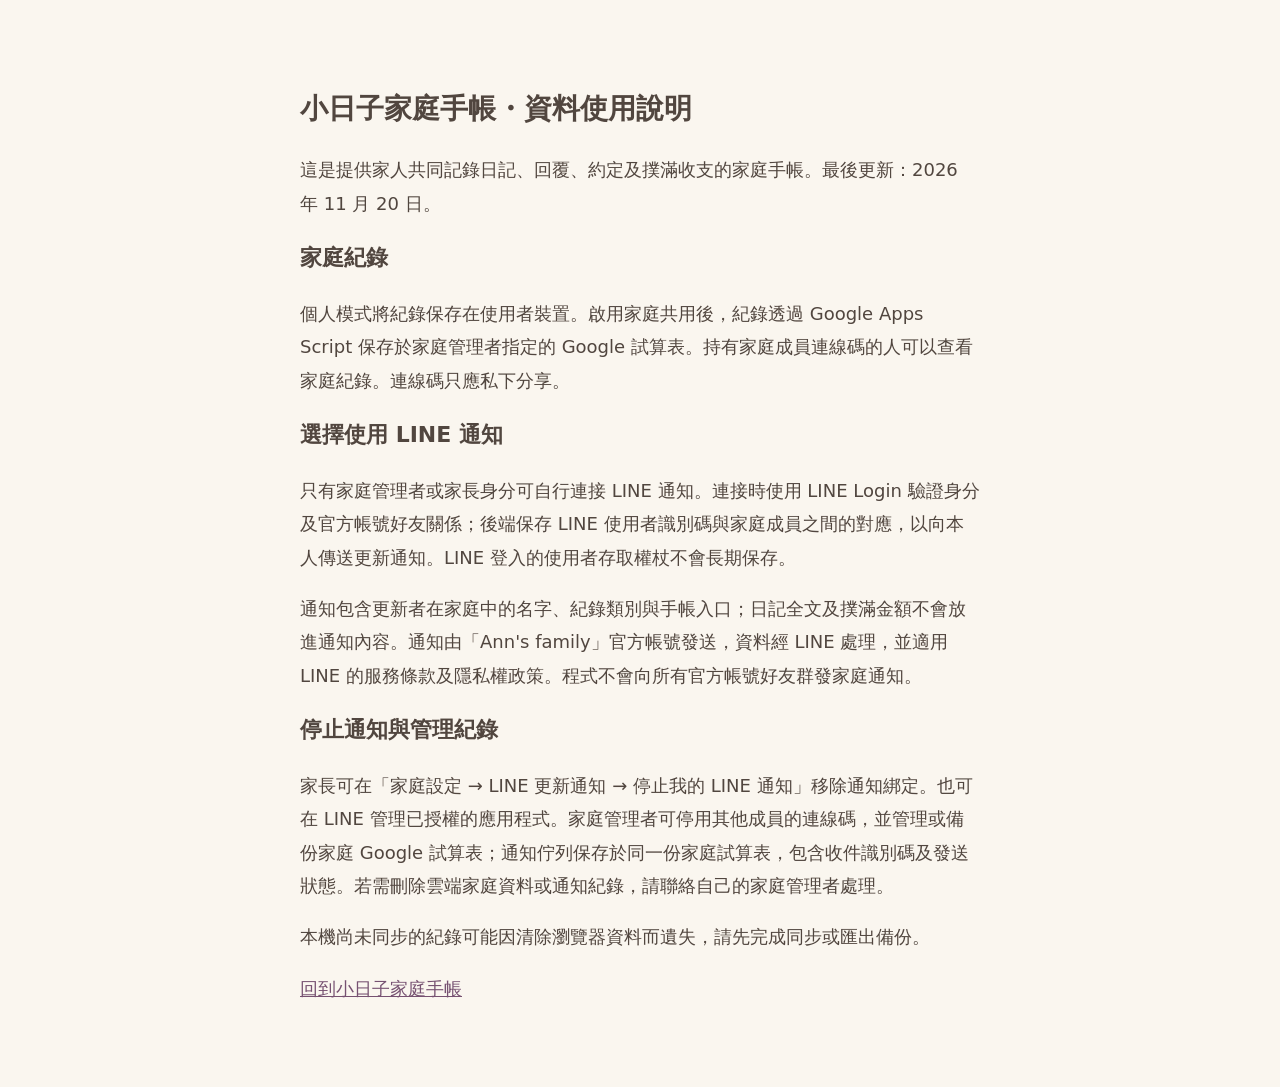
<file: privacy.html>
<!doctype html><html lang="zh-Hant"><meta charset="utf-8"><meta name="viewport" content="width=device-width,initial-scale=1"><title>小日子家庭手帳・資料使用說明</title><style>body{font:18px/1.85 system-ui,sans-serif;max-width:680px;margin:40px auto;padding:24px;background:#faf6ef;color:#51463f}h1{font-size:28px}h2{font-size:22px}a{color:#765171}</style><h1>小日子家庭手帳・資料使用說明</h1><p>這是提供家人共同記錄日記、回覆、約定及撲滿收支的家庭手帳。最後更新：2026 年 11 月 20 日。</p><h2>家庭紀錄</h2><p>個人模式將紀錄保存在使用者裝置。啟用家庭共用後，紀錄透過 Google Apps Script 保存於家庭管理者指定的 Google 試算表。持有家庭成員連線碼的人可以查看家庭紀錄。連線碼只應私下分享。</p><h2>選擇使用 LINE 通知</h2><p>只有家庭管理者或家長身分可自行連接 LINE 通知。連接時使用 LINE Login 驗證身分及官方帳號好友關係；後端保存 LINE 使用者識別碼與家庭成員之間的對應，以向本人傳送更新通知。LINE 登入的使用者存取權杖不會長期保存。</p><p>通知包含更新者在家庭中的名字、紀錄類別與手帳入口；日記全文及撲滿金額不會放進通知內容。通知由「Ann's family」官方帳號發送，資料經 LINE 處理，並適用 LINE 的服務條款及隱私權政策。程式不會向所有官方帳號好友群發家庭通知。</p><h2>停止通知與管理紀錄</h2><p>家長可在「家庭設定 → LINE 更新通知 → 停止我的 LINE 通知」移除通知綁定。也可在 LINE 管理已授權的應用程式。家庭管理者可停用其他成員的連線碼，並管理或備份家庭 Google 試算表；通知佇列保存於同一份家庭試算表，包含收件識別碼及發送狀態。若需刪除雲端家庭資料或通知紀錄，請聯絡自己的家庭管理者處理。</p><p>本機尚未同步的紀錄可能因清除瀏覽器資料而遺失，請先完成同步或匯出備份。</p><p><a href="./">回到小日子家庭手帳</a></p></html>
</file>
<file: family.css>
.family-card{background:#eef2e5;border:1px solid #d9e4cd;border-radius:18px;padding:14px;margin-bottom:20px}.family-card .row{justify-content:space-between}.family-card strong{font-size:16px;color:#5f7653}.family-person{font-size:14px;color:#7a856b}.family-status{font-size:16px;line-height:1.8;margin:10px 0 0;color:#55714c}.family-status[data-kind=error]{color:#994c3f}.family-status[data-kind=pending]{color:#936e34}.family-card button{font-size:14px;min-height:44px;padding:8px 12px}.family-actions{display:flex;gap:6px;flex-wrap:wrap;margin-top:10px}.family-actions button{font-size:14px}.family-dialog{max-height:88dvh;overflow:auto;width:min(440px,94vw);padding:22px}.family-dialog .field>span{font-size:14px}.family-dialog p{font-size:16px}.family-dialog .hint{font-size:14px}.family-dialog input,.family-dialog textarea{font-size:16px}.family-dialog textarea{min-height:85px}.family-dialog-status{font-size:16px;line-height:1.8;background:#f3edde;padding:12px;border-radius:12px;margin:12px 0;overflow-wrap:anywhere}.family-dialog-status:empty{display:none}.family-member{display:flex;gap:8px;align-items:center;justify-content:space-between;padding:9px 0;border-bottom:1px solid var(--line);font-size:16px}.family-member span{overflow-wrap:anywhere}.family-section{border-top:1px solid var(--line);margin-top:20px;padding-top:18px}.family-section h3{margin-bottom:12px}.family-privacy{font-size:16px!important;color:#806d5d;background:#f6eddf;padding:11px;border-radius:12px}.family-dialog summary{font-size:14px;cursor:pointer;padding:12px 0}.family-dialog details .hint{line-height:1.9}.family-title-actions{display:flex;gap:5px}.family-card button[hidden],.family-dialog [hidden]{display:none!important}.family-setup-link{display:block;margin:8px 0;font-size:14px;color:#8b5b79}.family-author{font-size:14px;color:#7d6b83}.family-dialog label.checkbox{font-size:14px}.family-connection-heading{font-size:16px;margin-bottom:14px}.family-dialog .two{gap:0}.family-dialog .danger{font-size:14px}.family-dialog .field select{padding-right:32px}.family-card .small{min-height:44px}

.family-line-link{display:block;margin:12px 0;padding:12px;border-radius:14px;background:#137640;color:white;text-align:center;font-size:16px;text-decoration:none}.family-line-link:focus-visible{outline:3px solid #73516f;outline-offset:3px}#family-line-status{font-size:16px;line-height:1.8}
</file>
